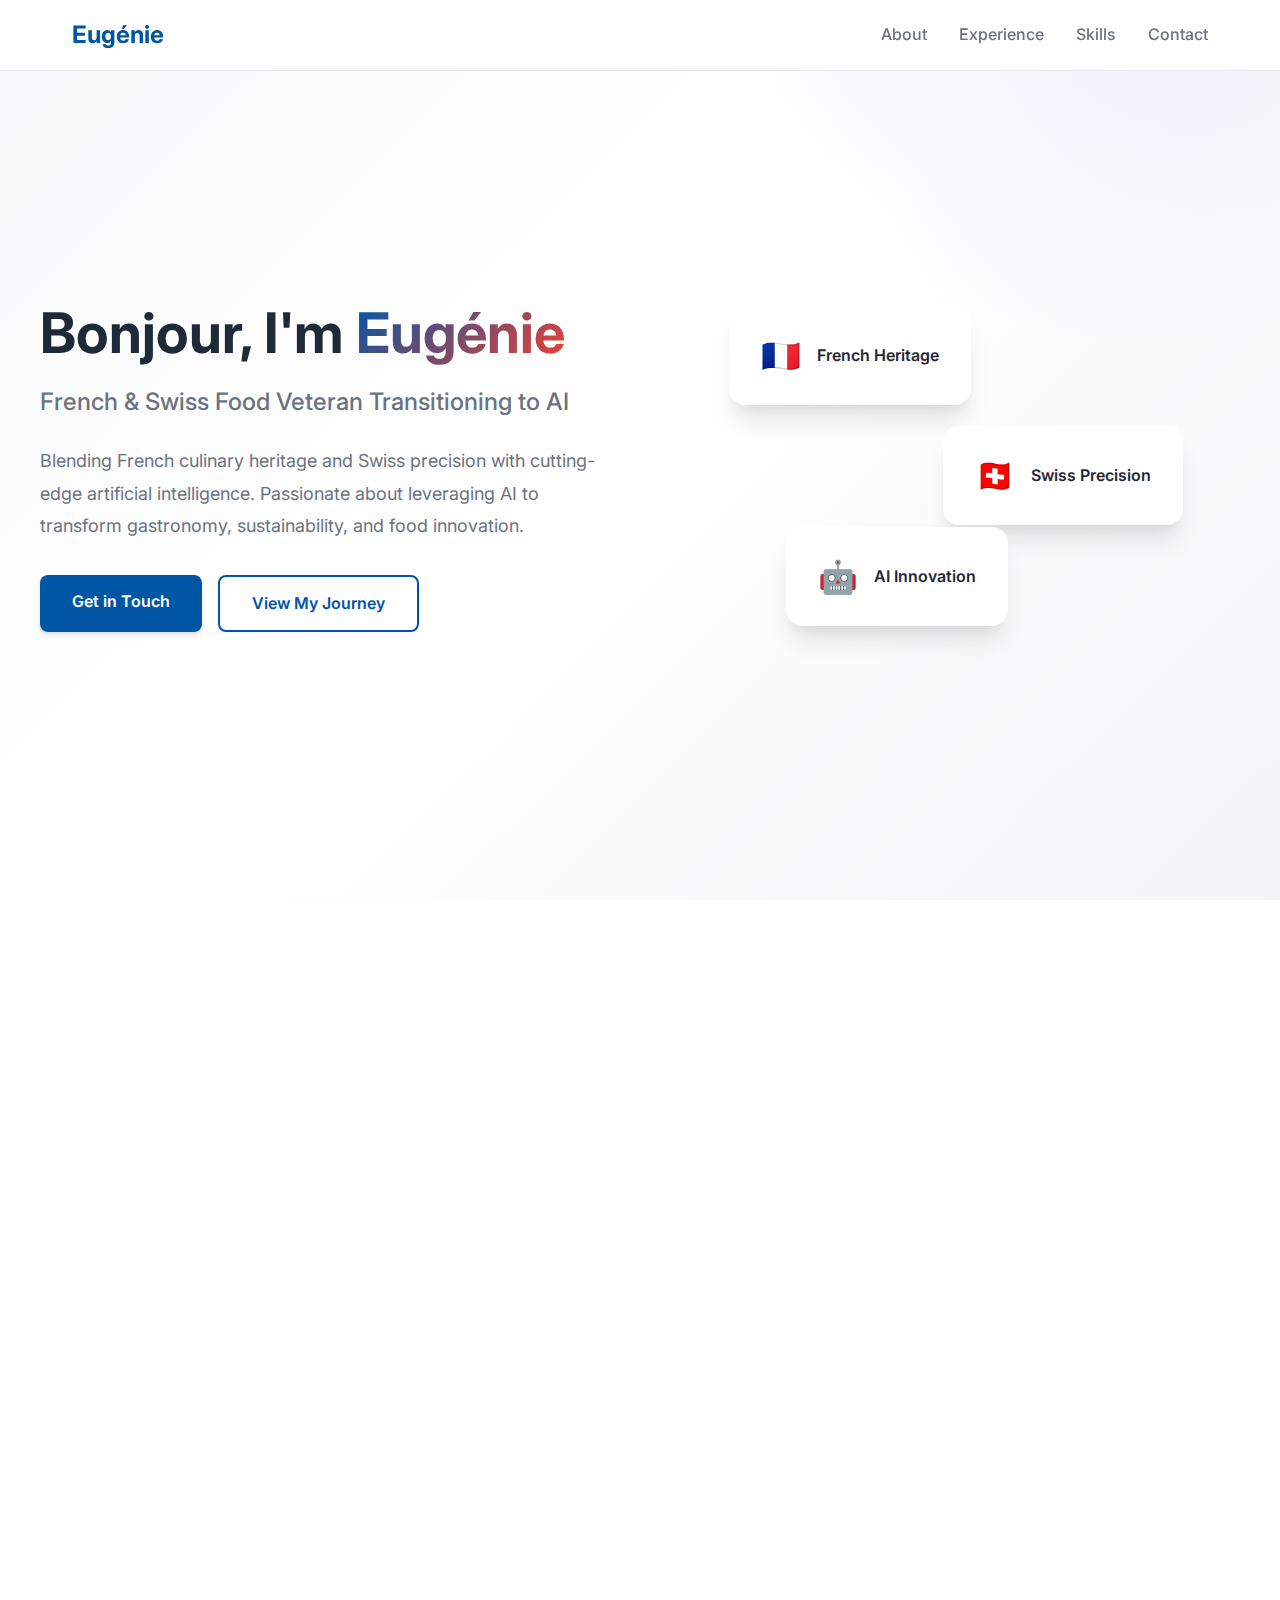
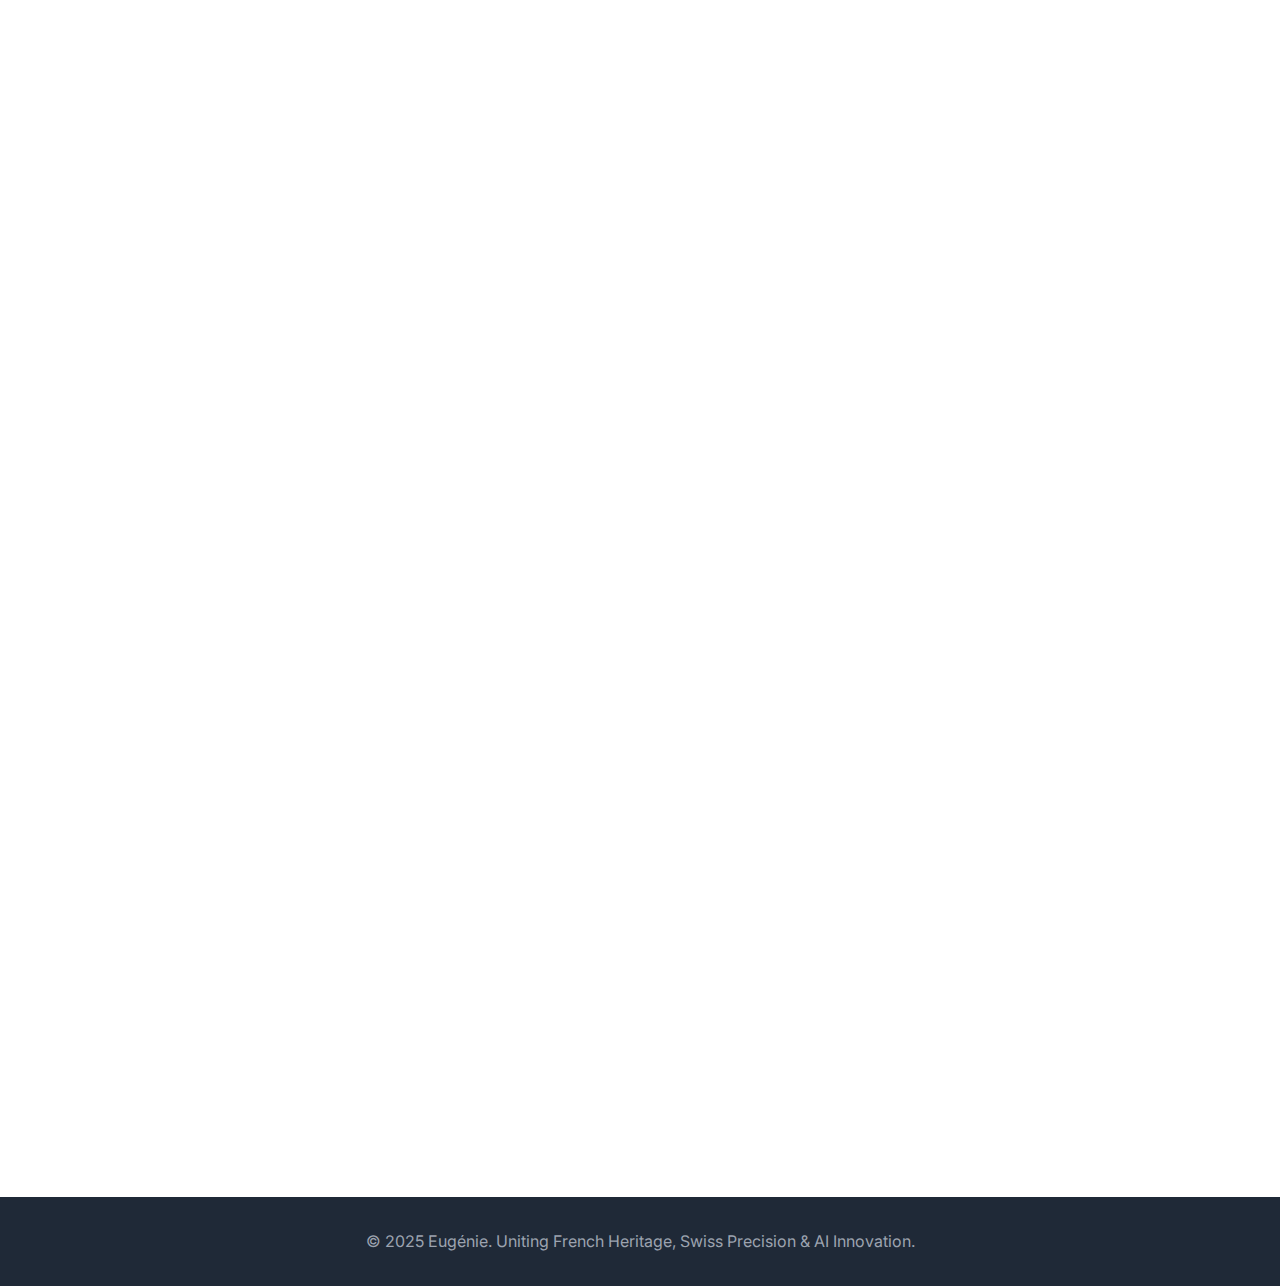
<file: index.html>
<!DOCTYPE html>
<html lang="en">
<head>
    <meta charset="UTF-8">
    <meta name="viewport" content="width=device-width, initial-scale=1.0">
    <title>Eugénie - French & Swiss Food Veteran | AI Enthusiast</title>
    <link rel="stylesheet" href="styles.css">
    <link rel="preconnect" href="https://fonts.googleapis.com">
    <link rel="preconnect" href="https://fonts.gstatic.com" crossorigin>
    <link href="https://fonts.googleapis.com/css2?family=Inter:wght@300;400;500;600;700&display=swap" rel="stylesheet">
</head>
<body>
    <!-- Navigation -->
    <nav class="nav">
        <div class="nav-container">
            <a href="#" class="logo">Eugénie</a>
            <div class="nav-links">
                <a href="#about" class="nav-link">About</a>
                <a href="#experience" class="nav-link">Experience</a>
                <a href="#skills" class="nav-link">Skills</a>
                <a href="#contact" class="nav-link">Contact</a>
            </div>
            <button class="mobile-menu-toggle" aria-label="Toggle menu">
                <span></span>
                <span></span>
                <span></span>
            </button>
        </div>
    </nav>

    <!-- Hero Section -->
    <section class="hero">
        <div class="hero-content">
            <div class="hero-text">
                <h1 class="hero-title">
                    Bonjour, I'm <span class="gradient-text">Eugénie</span>
                </h1>
                <p class="hero-subtitle">French & Swiss Food Veteran Transitioning to AI</p>
                <p class="hero-description">
                    Blending French culinary heritage and Swiss precision with cutting-edge artificial intelligence. 
                    Passionate about leveraging AI to transform gastronomy, sustainability, and food innovation.
                </p>
                <div class="hero-buttons">
                    <a href="#contact" class="btn btn-primary">Get in Touch</a>
                    <a href="#experience" class="btn btn-secondary">View My Journey</a>
                </div>
            </div>
            <div class="hero-visual">
                <div class="floating-card card-1">
                    <div class="card-icon">🇫🇷</div>
                    <div class="card-text">French Heritage</div>
                </div>
                <div class="floating-card card-2">
                    <div class="card-icon">🇨🇭</div>
                    <div class="card-text">Swiss Precision</div>
                </div>
                <div class="floating-card card-3">
                    <div class="card-icon">🤖</div>
                    <div class="card-text">AI Innovation</div>
                </div>
            </div>
        </div>
    </section>

    <!-- About Section -->
    <section id="about" class="section about">
        <div class="container">
            <h2 class="section-title">About Me</h2>
            <div class="about-content">
                <div class="about-text">
                    <p class="about-paragraph">
                        Growing up between France and Switzerland, I developed a deep appreciation for culinary excellence 
                        and precision. With years in the food industry, I've mastered the art of gastronomy, quality standards, 
                        and the intricate dance of European food culture. Now, I'm bringing this expertise into artificial intelligence.
                    </p>
                    <p class="about-paragraph">
                        My Franco-Swiss perspective uniquely positions me at the intersection of tradition and innovation—
                        combining French creativity and Swiss precision with cutting-edge AI to revolutionize how we approach 
                        food, sustainability, and culinary technology.
                    </p>
                    <div class="about-stats">
                        <div class="stat">
                            <div class="stat-number">2</div>
                            <div class="stat-label">Countries, One Vision</div>
                        </div>
                        <div class="stat">
                            <div class="stat-number">10+</div>
                            <div class="stat-label">Years in Food</div>
                        </div>
                        <div class="stat">
                            <div class="stat-number">∞</div>
                            <div class="stat-label">Passion for AI</div>
                        </div>
                    </div>
                </div>
            </div>
        </div>
    </section>

    <!-- Experience Section -->
    <section id="experience" class="section experience">
        <div class="container">
            <h2 class="section-title">My Journey</h2>
            <div class="timeline">
                <div class="timeline-item">
                    <div class="timeline-marker"></div>
                    <div class="timeline-content">
                        <h3 class="timeline-title">Embracing AI Innovation</h3>
                        <p class="timeline-period">Present</p>
                        <p class="timeline-description">
                            Merging Franco-Swiss culinary expertise with artificial intelligence. Exploring AI applications 
                            in gastronomy, from recipe optimization and flavor pairing to sustainable food systems and 
                            precision agriculture—bringing European food excellence into the digital age.
                        </p>
                    </div>
                </div>
                <div class="timeline-item">
                    <div class="timeline-marker"></div>
                    <div class="timeline-content">
                        <h3 class="timeline-title">Franco-Swiss Food Excellence</h3>
                        <p class="timeline-period">Past Years</p>
                        <p class="timeline-description">
                            Built expertise across French gastronomy and Swiss food precision. From artisanal production 
                            to quality control, developed deep understanding of European food standards, terroir, 
                            and the marriage of tradition with modern food science.
                        </p>
                    </div>
                </div>
            </div>
        </div>
    </section>

    <!-- Skills Section -->
    <section id="skills" class="section skills">
        <div class="container">
            <h2 class="section-title">Skills & Expertise</h2>
            <div class="skills-grid">
                <div class="skill-card">
                    <div class="skill-icon">🧀</div>
                    <h3 class="skill-title">Franco-Swiss Food Expertise</h3>
                    <ul class="skill-list">
                        <li>French Gastronomy</li>
                        <li>Swiss Quality Standards</li>
                        <li>European Food Regulations</li>
                        <li>Artisanal Production</li>
                    </ul>
                </div>
                <div class="skill-card">
                    <div class="skill-icon">🧠</div>
                    <h3 class="skill-title">AI & Technology</h3>
                    <ul class="skill-list">
                        <li>Machine Learning</li>
                        <li>Data Analysis</li>
                        <li>Python Programming</li>
                        <li>AI Applications</li>
                    </ul>
                </div>
                <div class="skill-card">
                    <div class="skill-icon">🌍</div>
                    <h3 class="skill-title">Cultural & Strategic</h3>
                    <ul class="skill-list">
                        <li>Bilingual (French/English)</li>
                        <li>Cross-Cultural Innovation</li>
                        <li>Tradition Meets Technology</li>
                        <li>Sustainable Food Systems</li>
                    </ul>
                </div>
            </div>
        </div>
    </section>

    <!-- Contact Section -->
    <section id="contact" class="section contact">
        <div class="container">
            <h2 class="section-title">Let's Connect</h2>
            <div class="contact-content">
                <p class="contact-description">
                    Whether you're interested in Franco-Swiss food culture, AI innovation, or the exciting 
                    intersection of both—I'd love to connect. Let's explore how technology can honor tradition 
                    while driving the future of food.
                </p>
                <div class="contact-methods">
                    <a href="mailto:eugenie@fontugne.com" class="contact-card">
                        <div class="contact-icon">📧</div>
                        <div class="contact-label">Email</div>
                        <div class="contact-value">eugenie@fontugne.com</div>
                    </a>
                    <a href="https://www.linkedin.com/in/eugenie-fontugne/" class="contact-card" target="_blank" rel="noopener">
                        <div class="contact-icon">💼</div>
                        <div class="contact-label">LinkedIn</div>
                        <div class="contact-value">Connect with me</div>
                    </a>
                    <a href="https://github.com/eugenie" class="contact-card" target="_blank" rel="noopener">
                        <div class="contact-icon">💻</div>
                        <div class="contact-label">GitHub</div>
                        <div class="contact-value">View my projects</div>
                    </a>
                </div>
            </div>
        </div>
    </section>

    <!-- Footer -->
    <footer class="footer">
        <div class="container">
            <p class="footer-text">© 2025 Eugénie. Uniting French Heritage, Swiss Precision & AI Innovation.</p>
        </div>
    </footer>

    <script src="script.js"></script>
</body>
</html>
</file>
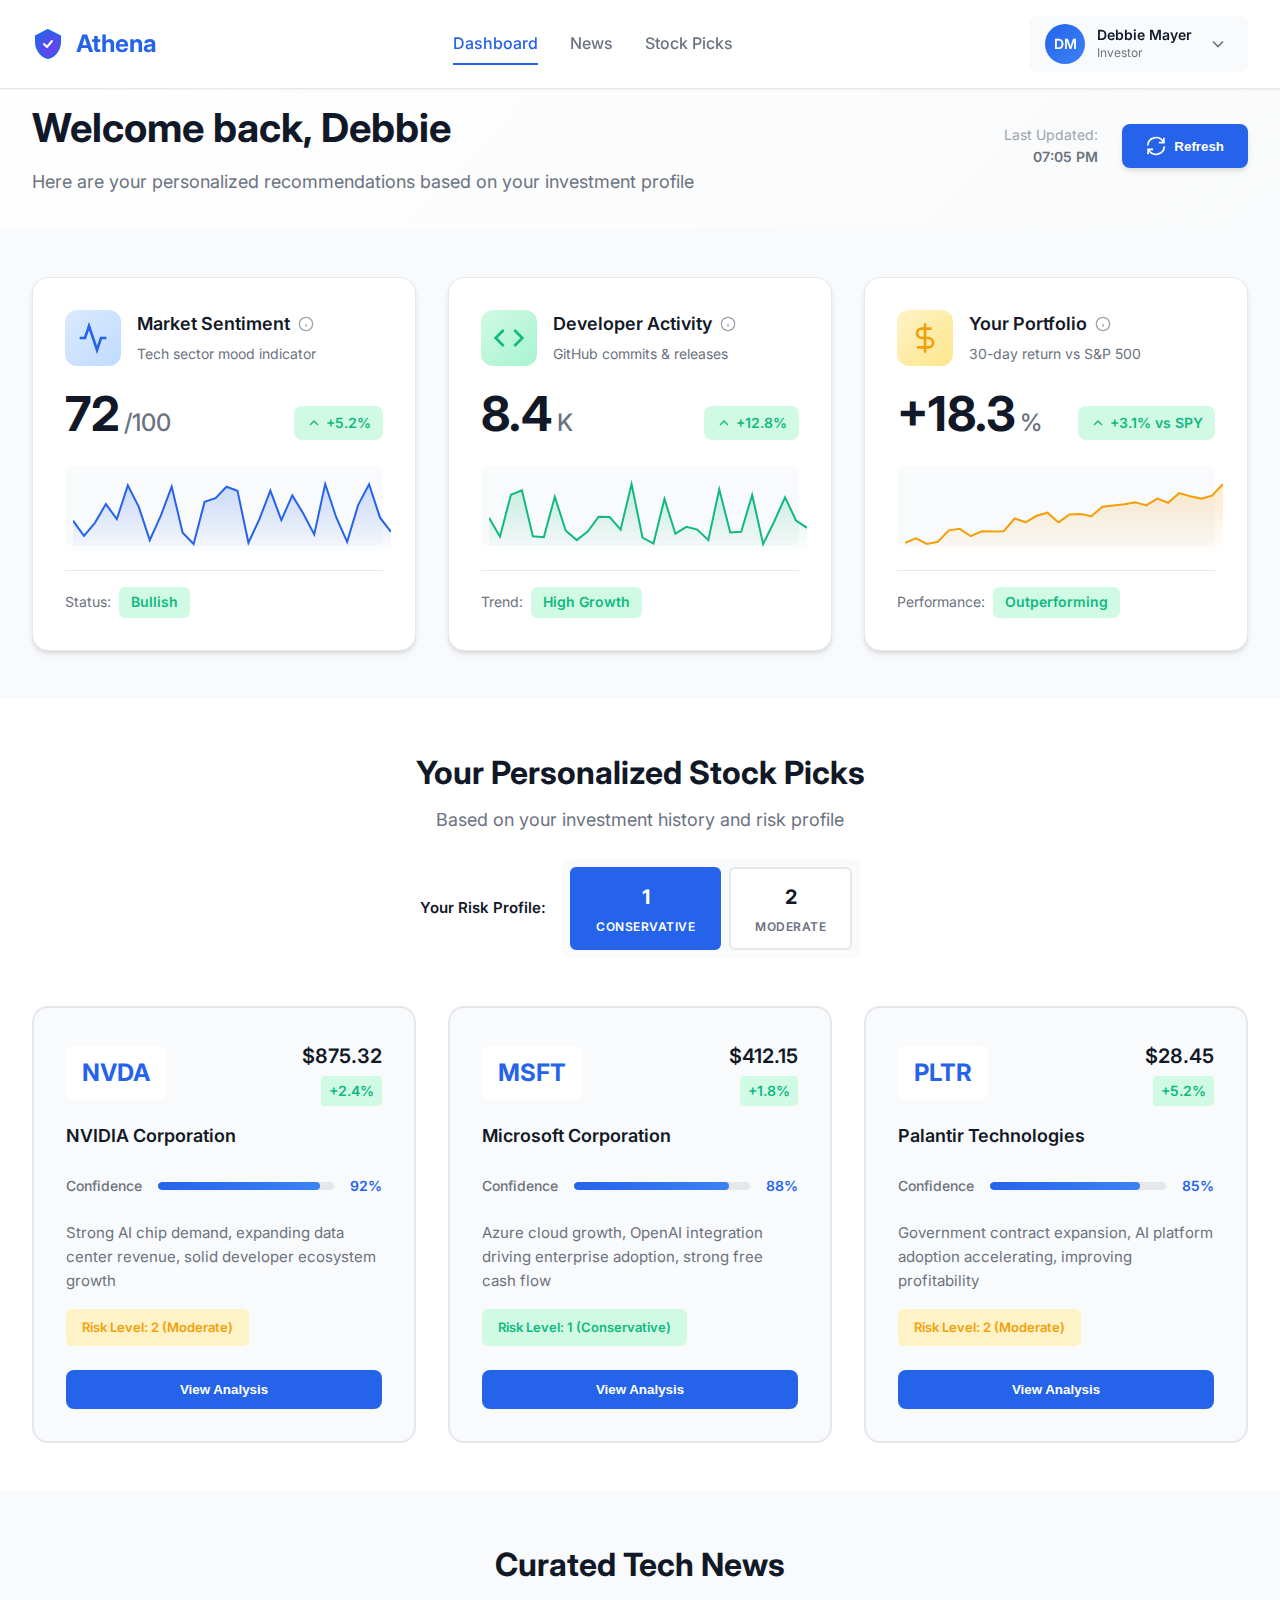
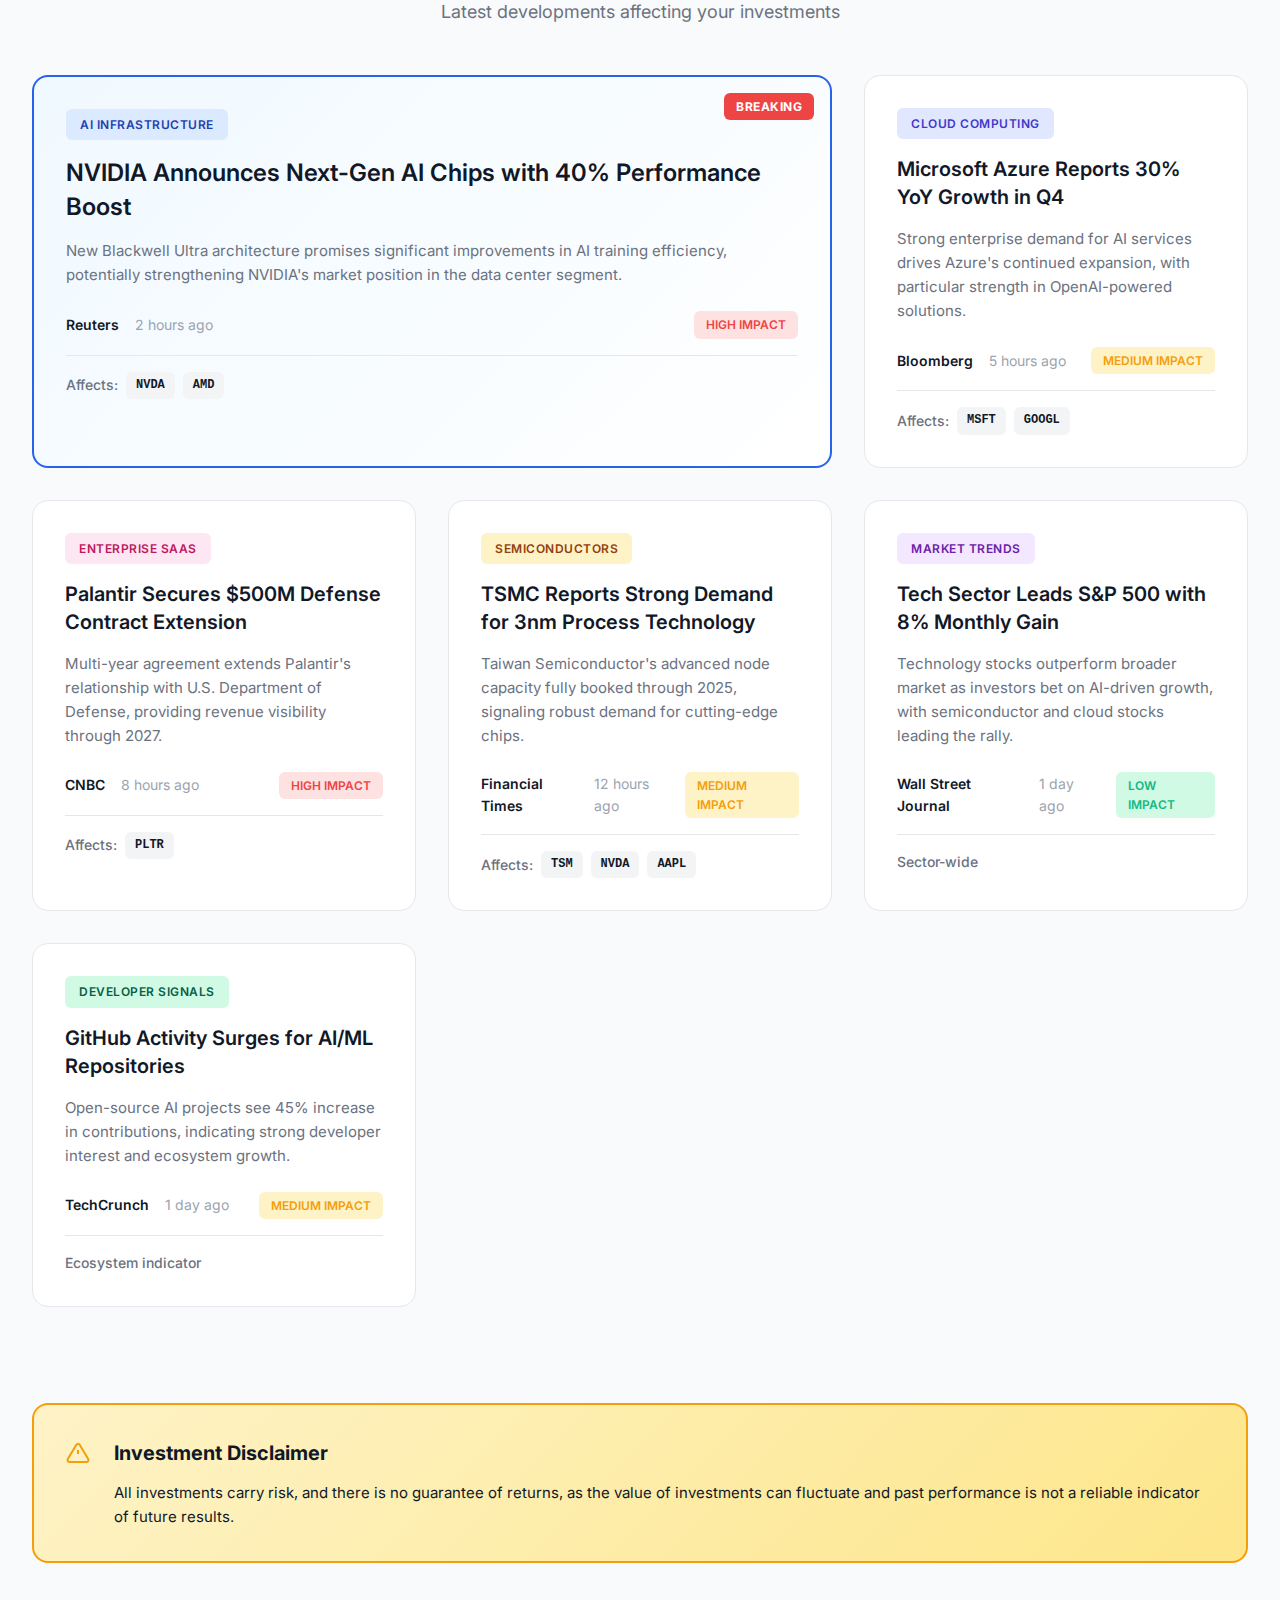
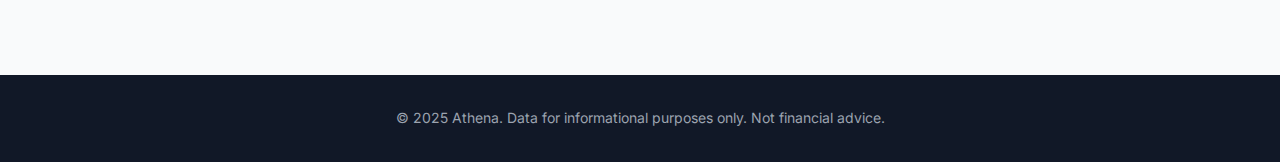
<file: dashboard.html>
<!DOCTYPE html>
<html lang="en">
<head>
    <meta charset="UTF-8">
    <meta name="viewport" content="width=device-width, initial-scale=1.0">
    <title>Investment Dashboard - Tech Stock Insights</title>
    <link rel="stylesheet" href="dashboard-styles.css">
    <link rel="preconnect" href="https://fonts.googleapis.com">
    <link rel="preconnect" href="https://fonts.gstatic.com" crossorigin>
    <link href="https://fonts.googleapis.com/css2?family=Inter:wght@300;400;500;600;700&display=swap" rel="stylesheet">
</head>
<body>
    <!-- Navigation -->
    <nav class="nav">
        <div class="nav-container">
            <a href="index.html" class="logo">
                <svg class="logo-icon" width="32" height="32" viewBox="0 0 32 32" fill="none">
                    <path d="M16 2L4 8V14C4 21.732 9.373 28.413 16 30C22.627 28.413 28 21.732 28 14V8L16 2Z" fill="url(#logoGradient)" stroke="currentColor" stroke-width="2"/>
                    <path d="M12 16L15 19L20 13" stroke="white" stroke-width="2" stroke-linecap="round" stroke-linejoin="round"/>
                    <defs>
                        <linearGradient id="logoGradient" x1="4" y1="2" x2="28" y2="30" gradientUnits="userSpaceOnUse">
                            <stop stop-color="#2563eb"/>
                            <stop offset="1" stop-color="#7c3aed"/>
                        </linearGradient>
                    </defs>
                </svg>
                <span>Athena</span>
            </a>
            <div class="nav-links">
                <a href="#dashboard" class="nav-link active">Dashboard</a>
                <a href="#news" class="nav-link">News</a>
                <a href="#stocks" class="nav-link">Stock Picks</a>
            </div>
            <div class="user-profile">
                <div class="user-avatar">DM</div>
                <div class="user-info">
                    <div class="user-name">Debbie Mayer</div>
                    <div class="user-role">Investor</div>
                </div>
                <button class="user-menu-toggle" aria-label="User menu">
                    <svg width="20" height="20" viewBox="0 0 24 24" fill="none" stroke="currentColor" stroke-width="2">
                        <polyline points="6 9 12 15 18 9"></polyline>
                    </svg>
                </button>
            </div>
            <button class="mobile-menu-toggle" aria-label="Toggle menu">
                <span></span>
                <span></span>
                <span></span>
            </button>
        </div>
    </nav>

    <!-- Dashboard Header -->
    <section class="dashboard-header">
        <div class="container">
            <div class="header-content">
                <div>
                    <h1 class="dashboard-title">Welcome back, Debbie</h1>
                    <p class="dashboard-subtitle">Here are your personalized recommendations based on your investment profile</p>
                </div>
                <div class="header-actions">
                    <div class="last-updated">
                        <span class="update-label">Last Updated:</span>
                        <span class="update-time" id="lastUpdated">Just now</span>
                    </div>
                    <button class="btn-refresh" id="refreshBtn">
                        <svg width="20" height="20" viewBox="0 0 24 24" fill="none" stroke="currentColor" stroke-width="2">
                            <path d="M21.5 2v6h-6M2.5 22v-6h6M2 11.5a10 10 0 0 1 18.8-4.3M22 12.5a10 10 0 0 1-18.8 4.2"/>
                        </svg>
                        Refresh
                    </button>
                </div>
            </div>
        </div>
    </section>

    <!-- KPI Section -->
    <section id="dashboard" class="kpi-section">
        <div class="container">
            <div class="kpi-grid">
                <!-- KPI 1: Market Sentiment Index -->
                <div class="kpi-card" data-tooltip="Market refers to the overall tech sector, including major indices like NASDAQ-100 and tech-heavy stocks. Sentiment is measured through news analysis, social media trends, and options market indicators.">
                    <div class="kpi-header">
                        <div class="kpi-icon market-sentiment">
                            <svg width="32" height="32" viewBox="0 0 24 24" fill="none" stroke="currentColor" stroke-width="2">
                                <path d="M22 12h-4l-3 9L9 3l-3 9H2"/>
                            </svg>
                        </div>
                        <div class="kpi-info">
                            <h3 class="kpi-title">Market Sentiment
                                <svg class="info-icon" width="16" height="16" viewBox="0 0 24 24" fill="none" stroke="currentColor" stroke-width="2">
                                    <circle cx="12" cy="12" r="10"></circle>
                                    <line x1="12" y1="16" x2="12" y2="12"></line>
                                    <line x1="12" y1="8" x2="12.01" y2="8"></line>
                                </svg>
                            </h3>
                            <p class="kpi-description">Tech sector mood indicator</p>
                        </div>
                    </div>
                    <div class="kpi-value-container">
                        <div class="kpi-main-value">
                            <span class="kpi-value" id="sentimentValue">72</span>
                            <span class="kpi-unit">/100</span>
                        </div>
                        <div class="kpi-change positive" id="sentimentChange">
                            <svg width="16" height="16" viewBox="0 0 24 24" fill="none" stroke="currentColor" stroke-width="2">
                                <polyline points="18 15 12 9 6 15"></polyline>
                            </svg>
                            <span>+5.2%</span>
                        </div>
                    </div>
                    <div class="kpi-chart">
                        <canvas id="sentimentChart"></canvas>
                    </div>
                    <div class="kpi-footer">
                        <span class="kpi-label">Status:</span>
                        <span class="kpi-status bullish" id="sentimentStatus">Bullish</span>
                    </div>
                </div>

                <!-- KPI 2: Developer Activity Index -->
                <div class="kpi-card" data-tooltip="Developer Activity tracks GitHub commits, repository stars, and open-source contributions for tech companies. High developer engagement often predicts future product innovation and ecosystem strength—a leading indicator that mainstream investors typically miss.">
                    <div class="kpi-header">
                        <div class="kpi-icon dev-activity">
                            <svg width="32" height="32" viewBox="0 0 24 24" fill="none" stroke="currentColor" stroke-width="2">
                                <polyline points="16 18 22 12 16 6"></polyline>
                                <polyline points="8 6 2 12 8 18"></polyline>
                            </svg>
                        </div>
                        <div class="kpi-info">
                            <h3 class="kpi-title">Developer Activity
                                <svg class="info-icon" width="16" height="16" viewBox="0 0 24 24" fill="none" stroke="currentColor" stroke-width="2">
                                    <circle cx="12" cy="12" r="10"></circle>
                                    <line x1="12" y1="16" x2="12" y2="12"></line>
                                    <line x1="12" y1="8" x2="12.01" y2="8"></line>
                                </svg>
                            </h3>
                            <p class="kpi-description">GitHub commits & releases</p>
                        </div>
                    </div>
                    <div class="kpi-value-container">
                        <div class="kpi-main-value">
                            <span class="kpi-value" id="devActivityValue">8.4</span>
                            <span class="kpi-unit">K</span>
                        </div>
                        <div class="kpi-change positive" id="devActivityChange">
                            <svg width="16" height="16" viewBox="0 0 24 24" fill="none" stroke="currentColor" stroke-width="2">
                                <polyline points="18 15 12 9 6 15"></polyline>
                            </svg>
                            <span>+12.8%</span>
                        </div>
                    </div>
                    <div class="kpi-chart">
                        <canvas id="devActivityChart"></canvas>
                    </div>
                    <div class="kpi-footer">
                        <span class="kpi-label">Trend:</span>
                        <span class="kpi-status high" id="devActivityStatus">High Growth</span>
                    </div>
                </div>

                <!-- KPI 3: Portfolio Performance -->
                <div class="kpi-card" data-tooltip="Your Portfolio Performance shows your 30-day returns compared to the S&P 500 benchmark. This measures whether your tech-focused strategy is generating alpha (excess returns) beyond what you'd get from a passive index fund.">
                    <div class="kpi-header">
                        <div class="kpi-icon portfolio">
                            <svg width="32" height="32" viewBox="0 0 24 24" fill="none" stroke="currentColor" stroke-width="2">
                                <line x1="12" y1="1" x2="12" y2="23"></line>
                                <path d="M17 5H9.5a3.5 3.5 0 0 0 0 7h5a3.5 3.5 0 0 1 0 7H6"></path>
                            </svg>
                        </div>
                        <div class="kpi-info">
                            <h3 class="kpi-title">Your Portfolio
                                <svg class="info-icon" width="16" height="16" viewBox="0 0 24 24" fill="none" stroke="currentColor" stroke-width="2">
                                    <circle cx="12" cy="12" r="10"></circle>
                                    <line x1="12" y1="16" x2="12" y2="12"></line>
                                    <line x1="12" y1="8" x2="12.01" y2="8"></line>
                                </svg>
                            </h3>
                            <p class="kpi-description">30-day return vs S&P 500</p>
                        </div>
                    </div>
                    <div class="kpi-value-container">
                        <div class="kpi-main-value">
                            <span class="kpi-value" id="portfolioValue">+18.3</span>
                            <span class="kpi-unit">%</span>
                        </div>
                        <div class="kpi-change positive" id="portfolioChange">
                            <svg width="16" height="16" viewBox="0 0 24 24" fill="none" stroke="currentColor" stroke-width="2">
                                <polyline points="18 15 12 9 6 15"></polyline>
                            </svg>
                            <span>+3.1% vs SPY</span>
                        </div>
                    </div>
                    <div class="kpi-chart">
                        <canvas id="portfolioChart"></canvas>
                    </div>
                    <div class="kpi-footer">
                        <span class="kpi-label">Performance:</span>
                        <span class="kpi-status outperforming" id="portfolioStatus">Outperforming</span>
                    </div>
                </div>
            </div>
        </div>
    </section>

    <!-- Stock Picks Section -->
    <section id="stocks" class="stock-picks-section">
        <div class="container">
            <div class="section-header">
                <h2 class="section-title">Your Personalized Stock Picks</h2>
                <p class="section-subtitle">Based on your investment history and risk profile</p>
                <div class="risk-profile">
                    <span class="risk-label">Your Risk Profile:</span>
                    <div class="risk-scale">
                        <div class="risk-option active">
                            <span class="risk-number">1</span>
                            <span class="risk-text">Conservative</span>
                        </div>
                        <div class="risk-option">
                            <span class="risk-number">2</span>
                            <span class="risk-text">Moderate</span>
                        </div>
                    </div>
                </div>
            </div>
            <div class="stock-picks-grid">
                <!-- Stock Pick 1 -->
                <div class="stock-card">
                    <div class="stock-header">
                        <div class="stock-symbol">NVDA</div>
                        <div class="stock-price">
                            <span class="price">$875.32</span>
                            <span class="price-change positive">+2.4%</span>
                        </div>
                    </div>
                    <h3 class="stock-name">NVIDIA Corporation</h3>
                    <div class="stock-metrics">
                        <div class="metric">
                            <span class="metric-label">Confidence</span>
                            <div class="metric-bar">
                                <div class="metric-fill" style="width: 92%"></div>
                            </div>
                            <span class="metric-value">92%</span>
                        </div>
                    </div>
                    <p class="stock-reason">Strong AI chip demand, expanding data center revenue, solid developer ecosystem growth</p>
                    <div class="stock-risk">
                        <span class="risk-badge risk-2">Risk Level: 2 (Moderate)</span>
                    </div>
                    <button class="btn-details">View Analysis</button>
                </div>

                <!-- Stock Pick 2 -->
                <div class="stock-card">
                    <div class="stock-header">
                        <div class="stock-symbol">MSFT</div>
                        <div class="stock-price">
                            <span class="price">$412.15</span>
                            <span class="price-change positive">+1.8%</span>
                        </div>
                    </div>
                    <h3 class="stock-name">Microsoft Corporation</h3>
                    <div class="stock-metrics">
                        <div class="metric">
                            <span class="metric-label">Confidence</span>
                            <div class="metric-bar">
                                <div class="metric-fill" style="width: 88%"></div>
                            </div>
                            <span class="metric-value">88%</span>
                        </div>
                    </div>
                    <p class="stock-reason">Azure cloud growth, OpenAI integration driving enterprise adoption, strong free cash flow</p>
                    <div class="stock-risk">
                        <span class="risk-badge risk-1">Risk Level: 1 (Conservative)</span>
                    </div>
                    <button class="btn-details">View Analysis</button>
                </div>

                <!-- Stock Pick 3 -->
                <div class="stock-card">
                    <div class="stock-header">
                        <div class="stock-symbol">PLTR</div>
                        <div class="stock-price">
                            <span class="price">$28.45</span>
                            <span class="price-change positive">+5.2%</span>
                        </div>
                    </div>
                    <h3 class="stock-name">Palantir Technologies</h3>
                    <div class="stock-metrics">
                        <div class="metric">
                            <span class="metric-label">Confidence</span>
                            <div class="metric-bar">
                                <div class="metric-fill" style="width: 85%"></div>
                            </div>
                            <span class="metric-value">85%</span>
                        </div>
                    </div>
                    <p class="stock-reason">Government contract expansion, AI platform adoption accelerating, improving profitability</p>
                    <div class="stock-risk">
                        <span class="risk-badge risk-2">Risk Level: 2 (Moderate)</span>
                    </div>
                    <button class="btn-details">View Analysis</button>
                </div>
            </div>
        </div>
    </section>

    <!-- News Section -->
    <section id="news" class="news-section">
        <div class="container">
            <div class="section-header">
                <h2 class="section-title">Curated Tech News</h2>
                <p class="section-subtitle">Latest developments affecting your investments</p>
            </div>
            <div class="news-grid">
                <!-- News Item 1 -->
                <article class="news-card featured">
                    <div class="news-badge">Breaking</div>
                    <div class="news-category ai">AI Infrastructure</div>
                    <h3 class="news-title">NVIDIA Announces Next-Gen AI Chips with 40% Performance Boost</h3>
                    <p class="news-excerpt">
                        New Blackwell Ultra architecture promises significant improvements in AI training efficiency, 
                        potentially strengthening NVIDIA's market position in the data center segment.
                    </p>
                    <div class="news-meta">
                        <span class="news-source">Reuters</span>
                        <span class="news-time">2 hours ago</span>
                        <div class="news-impact high">High Impact</div>
                    </div>
                    <div class="news-stocks">
                        <span class="affected-label">Affects:</span>
                        <span class="stock-tag">NVDA</span>
                        <span class="stock-tag">AMD</span>
                    </div>
                </article>

                <!-- News Item 2 -->
                <article class="news-card">
                    <div class="news-category cloud">Cloud Computing</div>
                    <h3 class="news-title">Microsoft Azure Reports 30% YoY Growth in Q4</h3>
                    <p class="news-excerpt">
                        Strong enterprise demand for AI services drives Azure's continued expansion, 
                        with particular strength in OpenAI-powered solutions.
                    </p>
                    <div class="news-meta">
                        <span class="news-source">Bloomberg</span>
                        <span class="news-time">5 hours ago</span>
                        <div class="news-impact medium">Medium Impact</div>
                    </div>
                    <div class="news-stocks">
                        <span class="affected-label">Affects:</span>
                        <span class="stock-tag">MSFT</span>
                        <span class="stock-tag">GOOGL</span>
                    </div>
                </article>

                <!-- News Item 3 -->
                <article class="news-card">
                    <div class="news-category saas">Enterprise SaaS</div>
                    <h3 class="news-title">Palantir Secures $500M Defense Contract Extension</h3>
                    <p class="news-excerpt">
                        Multi-year agreement extends Palantir's relationship with U.S. Department of Defense, 
                        providing revenue visibility through 2027.
                    </p>
                    <div class="news-meta">
                        <span class="news-source">CNBC</span>
                        <span class="news-time">8 hours ago</span>
                        <div class="news-impact high">High Impact</div>
                    </div>
                    <div class="news-stocks">
                        <span class="affected-label">Affects:</span>
                        <span class="stock-tag">PLTR</span>
                    </div>
                </article>

                <!-- News Item 4 -->
                <article class="news-card">
                    <div class="news-category semiconductors">Semiconductors</div>
                    <h3 class="news-title">TSMC Reports Strong Demand for 3nm Process Technology</h3>
                    <p class="news-excerpt">
                        Taiwan Semiconductor's advanced node capacity fully booked through 2025, 
                        signaling robust demand for cutting-edge chips.
                    </p>
                    <div class="news-meta">
                        <span class="news-source">Financial Times</span>
                        <span class="news-time">12 hours ago</span>
                        <div class="news-impact medium">Medium Impact</div>
                    </div>
                    <div class="news-stocks">
                        <span class="affected-label">Affects:</span>
                        <span class="stock-tag">TSM</span>
                        <span class="stock-tag">NVDA</span>
                        <span class="stock-tag">AAPL</span>
                    </div>
                </article>

                <!-- News Item 5 -->
                <article class="news-card">
                    <div class="news-category market">Market Trends</div>
                    <h3 class="news-title">Tech Sector Leads S&P 500 with 8% Monthly Gain</h3>
                    <p class="news-excerpt">
                        Technology stocks outperform broader market as investors bet on AI-driven growth, 
                        with semiconductor and cloud stocks leading the rally.
                    </p>
                    <div class="news-meta">
                        <span class="news-source">Wall Street Journal</span>
                        <span class="news-time">1 day ago</span>
                        <div class="news-impact low">Low Impact</div>
                    </div>
                    <div class="news-stocks">
                        <span class="affected-label">Sector-wide</span>
                    </div>
                </article>

                <!-- News Item 6 -->
                <article class="news-card">
                    <div class="news-category developer">Developer Signals</div>
                    <h3 class="news-title">GitHub Activity Surges for AI/ML Repositories</h3>
                    <p class="news-excerpt">
                        Open-source AI projects see 45% increase in contributions, indicating strong 
                        developer interest and ecosystem growth.
                    </p>
                    <div class="news-meta">
                        <span class="news-source">TechCrunch</span>
                        <span class="news-time">1 day ago</span>
                        <div class="news-impact medium">Medium Impact</div>
                    </div>
                    <div class="news-stocks">
                        <span class="affected-label">Ecosystem indicator</span>
                    </div>
                </article>
            </div>
        </div>
    </section>

    <!-- Disclaimer -->
    <section class="disclaimer-section">
        <div class="container">
            <div class="disclaimer-box">
                <svg class="disclaimer-icon" width="24" height="24" viewBox="0 0 24 24" fill="none" stroke="currentColor" stroke-width="2">
                    <path d="M10.29 3.86L1.82 18a2 2 0 0 0 1.71 3h16.94a2 2 0 0 0 1.71-3L13.71 3.86a2 2 0 0 0-3.42 0z"></path>
                    <line x1="12" y1="9" x2="12" y2="13"></line>
                    <line x1="12" y1="17" x2="12.01" y2="17"></line>
                </svg>
                <div class="disclaimer-content">
                    <h3 class="disclaimer-title">Investment Disclaimer</h3>
                    <p class="disclaimer-text">All investments carry risk, and there is no guarantee of returns, as the value of investments can fluctuate and past performance is not a reliable indicator of future results.</p>
                </div>
            </div>
        </div>
    </section>

    <!-- Footer -->
    <footer class="footer">
        <div class="container">
            <p class="footer-text">© 2025 Athena. Data for informational purposes only. Not financial advice.</p>
        </div>
    </footer>

    <script src="dashboard-script.js"></script>
</body>
</html>
</file>
<file: styles.css>
/* ===== CSS Variables - French & Swiss Theme ===== */
:root {
    /* French Blue & Swiss Red accents */
    --primary-color: #0055A4; /* French Blue */
    --primary-dark: #003d7a;
    --primary-light: #3377bb;
    --secondary-color: #EF4135; /* Swiss Red */
    --accent-color: #f59e0b;
    --text-primary: #1f2937;
    --text-secondary: #6b7280;
    --text-light: #9ca3af;
    --bg-primary: #ffffff;
    --bg-secondary: #f9fafb;
    --bg-tertiary: #f3f4f6;
    --border-color: #e5e7eb;
    --shadow-sm: 0 1px 2px 0 rgba(0, 0, 0, 0.05);
    --shadow-md: 0 4px 6px -1px rgba(0, 0, 0, 0.1), 0 2px 4px -1px rgba(0, 0, 0, 0.06);
    --shadow-lg: 0 10px 15px -3px rgba(0, 0, 0, 0.1), 0 4px 6px -2px rgba(0, 0, 0, 0.05);
    --shadow-xl: 0 20px 25px -5px rgba(0, 0, 0, 0.1), 0 10px 10px -5px rgba(0, 0, 0, 0.04);
    --transition: all 0.3s cubic-bezier(0.4, 0, 0.2, 1);
}

/* ===== Reset & Base Styles ===== */
* {
    margin: 0;
    padding: 0;
    box-sizing: border-box;
}

html {
    scroll-behavior: smooth;
}

body {
    font-family: 'Inter', -apple-system, BlinkMacSystemFont, 'Segoe UI', Roboto, Oxygen, Ubuntu, Cantarell, sans-serif;
    color: var(--text-primary);
    background-color: var(--bg-primary);
    line-height: 1.6;
    overflow-x: hidden;
}

/* ===== Navigation ===== */
.nav {
    position: fixed;
    top: 0;
    left: 0;
    right: 0;
    background: rgba(255, 255, 255, 0.95);
    backdrop-filter: blur(10px);
    border-bottom: 1px solid var(--border-color);
    z-index: 1000;
    transition: var(--transition);
}

.nav.scrolled {
    box-shadow: var(--shadow-md);
}

.nav-container {
    max-width: 1200px;
    margin: 0 auto;
    padding: 1rem 2rem;
    display: flex;
    justify-content: space-between;
    align-items: center;
}

.logo {
    font-size: 1.5rem;
    font-weight: 700;
    color: var(--primary-color);
    text-decoration: none;
    transition: var(--transition);
}

.logo:hover {
    color: var(--primary-dark);
}

.nav-links {
    display: flex;
    gap: 2rem;
    align-items: center;
}

.nav-link {
    color: var(--text-secondary);
    text-decoration: none;
    font-weight: 500;
    transition: var(--transition);
    position: relative;
}

.nav-link::after {
    content: '';
    position: absolute;
    bottom: -4px;
    left: 0;
    width: 0;
    height: 2px;
    background: var(--primary-color);
    transition: var(--transition);
}

.nav-link:hover {
    color: var(--primary-color);
}

.nav-link:hover::after {
    width: 100%;
}

.mobile-menu-toggle {
    display: none;
    flex-direction: column;
    gap: 4px;
    background: none;
    border: none;
    cursor: pointer;
    padding: 0.5rem;
}

.mobile-menu-toggle span {
    width: 24px;
    height: 2px;
    background: var(--text-primary);
    transition: var(--transition);
}

/* ===== Hero Section ===== */
.hero {
    min-height: 100vh;
    display: flex;
    align-items: center;
    padding: 6rem 2rem 4rem;
    background: linear-gradient(135deg, #f9fafb 0%, #ffffff 50%, #f3f4f6 100%);
    position: relative;
    overflow: hidden;
}

.hero::before {
    content: '';
    position: absolute;
    top: -50%;
    right: -20%;
    width: 800px;
    height: 800px;
    background: radial-gradient(circle, rgba(99, 102, 241, 0.1) 0%, transparent 70%);
    border-radius: 50%;
}

.hero-content {
    max-width: 1200px;
    margin: 0 auto;
    display: grid;
    grid-template-columns: 1fr 1fr;
    gap: 4rem;
    align-items: center;
    position: relative;
    z-index: 1;
}

.hero-title {
    font-size: 3.5rem;
    font-weight: 700;
    line-height: 1.2;
    margin-bottom: 1rem;
    color: var(--text-primary);
}

.gradient-text {
    background: linear-gradient(135deg, var(--primary-color) 0%, var(--secondary-color) 100%);
    -webkit-background-clip: text;
    -webkit-text-fill-color: transparent;
    background-clip: text;
}

.hero-subtitle {
    font-size: 1.5rem;
    color: var(--text-secondary);
    margin-bottom: 1.5rem;
    font-weight: 500;
}

.hero-description {
    font-size: 1.125rem;
    color: var(--text-secondary);
    margin-bottom: 2rem;
    line-height: 1.8;
}

.hero-buttons {
    display: flex;
    gap: 1rem;
    flex-wrap: wrap;
}

.btn {
    padding: 0.875rem 2rem;
    border-radius: 0.5rem;
    font-weight: 600;
    text-decoration: none;
    transition: var(--transition);
    display: inline-block;
    cursor: pointer;
    border: none;
    font-size: 1rem;
}

.btn-primary {
    background: var(--primary-color);
    color: white;
    box-shadow: var(--shadow-md);
}

.btn-primary:hover {
    background: var(--primary-dark);
    box-shadow: var(--shadow-lg);
    transform: translateY(-2px);
}

.btn-secondary {
    background: transparent;
    color: var(--primary-color);
    border: 2px solid var(--primary-color);
}

.btn-secondary:hover {
    background: var(--primary-color);
    color: white;
    transform: translateY(-2px);
}

/* ===== Floating Cards ===== */
.hero-visual {
    position: relative;
    height: 400px;
}

.floating-card {
    position: absolute;
    background: white;
    padding: 1.5rem 2rem;
    border-radius: 1rem;
    box-shadow: var(--shadow-xl);
    display: flex;
    align-items: center;
    gap: 1rem;
    animation: float 3s ease-in-out infinite;
}

.floating-card.card-1 {
    top: 10%;
    left: 10%;
    animation-delay: 0s;
}

.floating-card.card-2 {
    top: 40%;
    right: 10%;
    animation-delay: 1s;
}

.floating-card.card-3 {
    bottom: 10%;
    left: 20%;
    animation-delay: 2s;
}

.card-icon {
    font-size: 2rem;
}

.card-text {
    font-weight: 600;
    color: var(--text-primary);
}

@keyframes float {
    0%, 100% {
        transform: translateY(0);
    }
    50% {
        transform: translateY(-20px);
    }
}

/* ===== Sections ===== */
.section {
    padding: 5rem 2rem;
}

.container {
    max-width: 1200px;
    margin: 0 auto;
}

.section-title {
    font-size: 2.5rem;
    font-weight: 700;
    text-align: center;
    margin-bottom: 3rem;
    color: var(--text-primary);
    position: relative;
}

.section-title::after {
    content: '';
    position: absolute;
    bottom: -1rem;
    left: 50%;
    transform: translateX(-50%);
    width: 80px;
    height: 4px;
    background: linear-gradient(90deg, var(--primary-color), var(--secondary-color));
    border-radius: 2px;
}

/* ===== About Section ===== */
.about {
    background: var(--bg-secondary);
}

.about-content {
    max-width: 900px;
    margin: 0 auto;
}

.about-paragraph {
    font-size: 1.125rem;
    color: var(--text-secondary);
    margin-bottom: 1.5rem;
    line-height: 1.8;
}

.about-stats {
    display: grid;
    grid-template-columns: repeat(3, 1fr);
    gap: 2rem;
    margin-top: 3rem;
}

.stat {
    text-align: center;
    padding: 2rem;
    background: white;
    border-radius: 1rem;
    box-shadow: var(--shadow-md);
    transition: var(--transition);
}

.stat:hover {
    transform: translateY(-5px);
    box-shadow: var(--shadow-lg);
}

.stat-number {
    font-size: 2.5rem;
    font-weight: 700;
    color: var(--primary-color);
    margin-bottom: 0.5rem;
}

.stat-label {
    color: var(--text-secondary);
    font-weight: 500;
}

/* ===== Experience Section ===== */
.timeline {
    max-width: 800px;
    margin: 0 auto;
    position: relative;
}

.timeline::before {
    content: '';
    position: absolute;
    left: 50%;
    top: 0;
    bottom: 0;
    width: 2px;
    background: var(--border-color);
    transform: translateX(-50%);
}

.timeline-item {
    position: relative;
    margin-bottom: 3rem;
    display: grid;
    grid-template-columns: 1fr auto 1fr;
    gap: 2rem;
    align-items: center;
}

.timeline-item:nth-child(odd) .timeline-content {
    grid-column: 1;
    text-align: right;
}

.timeline-item:nth-child(even) .timeline-content {
    grid-column: 3;
    text-align: left;
}

.timeline-marker {
    grid-column: 2;
    width: 20px;
    height: 20px;
    background: var(--primary-color);
    border: 4px solid white;
    border-radius: 50%;
    box-shadow: var(--shadow-md);
    z-index: 1;
}

.timeline-content {
    background: white;
    padding: 2rem;
    border-radius: 1rem;
    box-shadow: var(--shadow-md);
    transition: var(--transition);
}

.timeline-content:hover {
    box-shadow: var(--shadow-lg);
    transform: scale(1.02);
}

.timeline-title {
    font-size: 1.5rem;
    font-weight: 600;
    color: var(--text-primary);
    margin-bottom: 0.5rem;
}

.timeline-period {
    color: var(--primary-color);
    font-weight: 600;
    margin-bottom: 1rem;
}

.timeline-description {
    color: var(--text-secondary);
    line-height: 1.8;
}

/* ===== Skills Section ===== */
.skills {
    background: var(--bg-secondary);
}

.skills-grid {
    display: grid;
    grid-template-columns: repeat(auto-fit, minmax(300px, 1fr));
    gap: 2rem;
}

.skill-card {
    background: white;
    padding: 2.5rem;
    border-radius: 1rem;
    box-shadow: var(--shadow-md);
    transition: var(--transition);
}

.skill-card:hover {
    transform: translateY(-5px);
    box-shadow: var(--shadow-xl);
}

.skill-icon {
    font-size: 3rem;
    margin-bottom: 1rem;
}

.skill-title {
    font-size: 1.5rem;
    font-weight: 600;
    color: var(--text-primary);
    margin-bottom: 1.5rem;
}

.skill-list {
    list-style: none;
}

.skill-list li {
    padding: 0.75rem 0;
    color: var(--text-secondary);
    border-bottom: 1px solid var(--border-color);
    position: relative;
    padding-left: 1.5rem;
}

.skill-list li:last-child {
    border-bottom: none;
}

.skill-list li::before {
    content: '✓';
    position: absolute;
    left: 0;
    color: var(--primary-color);
    font-weight: 700;
}

/* ===== Contact Section ===== */
.contact-content {
    max-width: 800px;
    margin: 0 auto;
    text-align: center;
}

.contact-description {
    font-size: 1.125rem;
    color: var(--text-secondary);
    margin-bottom: 3rem;
    line-height: 1.8;
}

.contact-methods {
    display: grid;
    grid-template-columns: repeat(auto-fit, minmax(250px, 1fr));
    gap: 2rem;
}

.contact-card {
    background: white;
    padding: 2rem;
    border-radius: 1rem;
    box-shadow: var(--shadow-md);
    transition: var(--transition);
    text-decoration: none;
    display: block;
}

.contact-card:hover {
    transform: translateY(-5px);
    box-shadow: var(--shadow-xl);
}

.contact-icon {
    font-size: 2.5rem;
    margin-bottom: 1rem;
}

.contact-label {
    font-weight: 600;
    color: var(--text-primary);
    margin-bottom: 0.5rem;
}

.contact-value {
    color: var(--primary-color);
    font-weight: 500;
}

/* ===== Footer ===== */
.footer {
    background: var(--text-primary);
    color: white;
    padding: 2rem;
    text-align: center;
}

.footer-text {
    color: var(--text-light);
}

/* ===== Responsive Design ===== */
@media (max-width: 968px) {
    .nav-links {
        display: none;
    }

    .mobile-menu-toggle {
        display: flex;
    }

    .hero-content {
        grid-template-columns: 1fr;
        gap: 2rem;
    }

    .hero-visual {
        display: none;
    }

    .hero-title {
        font-size: 2.5rem;
    }

    .hero-subtitle {
        font-size: 1.25rem;
    }

    .about-stats {
        grid-template-columns: 1fr;
    }

    .timeline::before {
        left: 20px;
    }

    .timeline-item {
        grid-template-columns: auto 1fr;
        gap: 1rem;
    }

    .timeline-item:nth-child(odd) .timeline-content,
    .timeline-item:nth-child(even) .timeline-content {
        grid-column: 2;
        text-align: left;
    }

    .timeline-marker {
        grid-column: 1;
    }

    .skills-grid {
        grid-template-columns: 1fr;
    }

    .section-title {
        font-size: 2rem;
    }
}

@media (max-width: 640px) {
    .hero {
        padding: 5rem 1rem 3rem;
    }

    .section {
        padding: 3rem 1rem;
    }

    .hero-title {
        font-size: 2rem;
    }

    .hero-buttons {
        flex-direction: column;
    }

    .btn {
        width: 100%;
        text-align: center;
    }

    .contact-methods {
        grid-template-columns: 1fr;
    }
}
</file>
<file: dashboard-styles.css>
/* ===== Investment Dashboard Styles ===== */

:root {
    /* Color Palette */
    --primary-color: #2563eb;
    --primary-dark: #1e40af;
    --primary-light: #3b82f6;
    --success-color: #10b981;
    --success-light: #d1fae5;
    --danger-color: #ef4444;
    --danger-light: #fee2e2;
    --warning-color: #f59e0b;
    --warning-light: #fef3c7;
    --text-primary: #111827;
    --text-secondary: #6b7280;
    --text-light: #9ca3af;
    --bg-primary: #ffffff;
    --bg-secondary: #f9fafb;
    --bg-tertiary: #f3f4f6;
    --border-color: #e5e7eb;
    --shadow-sm: 0 1px 2px 0 rgba(0, 0, 0, 0.05);
    --shadow-md: 0 4px 6px -1px rgba(0, 0, 0, 0.1), 0 2px 4px -1px rgba(0, 0, 0, 0.06);
    --shadow-lg: 0 10px 15px -3px rgba(0, 0, 0, 0.1), 0 4px 6px -2px rgba(0, 0, 0, 0.05);
    --shadow-xl: 0 20px 25px -5px rgba(0, 0, 0, 0.1), 0 10px 10px -5px rgba(0, 0, 0, 0.04);
    --transition: all 0.3s cubic-bezier(0.4, 0, 0.2, 1);
}

/* ===== Reset & Base ===== */
* {
    margin: 0;
    padding: 0;
    box-sizing: border-box;
}

html {
    scroll-behavior: smooth;
}

body {
    font-family: 'Inter', -apple-system, BlinkMacSystemFont, 'Segoe UI', Roboto, sans-serif;
    color: var(--text-primary);
    background-color: var(--bg-secondary);
    line-height: 1.6;
    overflow-x: hidden;
}

.container {
    max-width: 1400px;
    margin: 0 auto;
    padding: 0 2rem;
}

/* ===== Navigation ===== */
.nav {
    position: fixed;
    top: 0;
    left: 0;
    right: 0;
    background: rgba(255, 255, 255, 0.98);
    backdrop-filter: blur(10px);
    border-bottom: 1px solid var(--border-color);
    z-index: 1000;
    box-shadow: var(--shadow-sm);
}

.nav-container {
    max-width: 1400px;
    margin: 0 auto;
    padding: 1rem 2rem;
    display: flex;
    justify-content: space-between;
    align-items: center;
}

.logo {
    display: flex;
    align-items: center;
    gap: 0.75rem;
    font-size: 1.5rem;
    font-weight: 700;
    color: var(--primary-color);
    text-decoration: none;
    transition: var(--transition);
}

.logo:hover {
    color: var(--primary-dark);
}

.logo-icon {
    flex-shrink: 0;
}

.nav-links {
    display: flex;
    gap: 2rem;
    align-items: center;
}

.nav-link {
    color: var(--text-secondary);
    text-decoration: none;
    font-weight: 500;
    transition: var(--transition);
    position: relative;
    padding: 0.5rem 0;
}

.nav-link.active {
    color: var(--primary-color);
}

.nav-link::after {
    content: '';
    position: absolute;
    bottom: 0;
    left: 0;
    width: 0;
    height: 2px;
    background: var(--primary-color);
    transition: var(--transition);
}

.nav-link:hover::after,
.nav-link.active::after {
    width: 100%;
}

.user-profile {
    display: flex;
    align-items: center;
    gap: 0.75rem;
    padding: 0.5rem 1rem;
    background: var(--bg-secondary);
    border-radius: 0.5rem;
    cursor: pointer;
    transition: var(--transition);
}

.user-profile:hover {
    background: var(--bg-tertiary);
}

.user-avatar {
    width: 40px;
    height: 40px;
    border-radius: 50%;
    background: linear-gradient(135deg, var(--primary-color), var(--primary-light));
    color: white;
    display: flex;
    align-items: center;
    justify-content: center;
    font-weight: 600;
    font-size: 0.875rem;
    flex-shrink: 0;
}

.user-info {
    display: flex;
    flex-direction: column;
    gap: 0.125rem;
}

.user-name {
    font-size: 0.875rem;
    font-weight: 600;
    color: var(--text-primary);
    line-height: 1.2;
}

.user-role {
    font-size: 0.75rem;
    color: var(--text-secondary);
    line-height: 1.2;
}

.user-menu-toggle {
    background: none;
    border: none;
    cursor: pointer;
    padding: 0.25rem;
    color: var(--text-secondary);
    transition: var(--transition);
    display: flex;
    align-items: center;
}

.user-menu-toggle:hover {
    color: var(--primary-color);
}

.mobile-menu-toggle {
    display: none;
    flex-direction: column;
    gap: 4px;
    background: none;
    border: none;
    cursor: pointer;
    padding: 0.5rem;
}

.mobile-menu-toggle span {
    width: 24px;
    height: 2px;
    background: var(--text-primary);
    transition: var(--transition);
}

/* ===== Dashboard Header ===== */
.dashboard-header {
    padding: 6rem 0 2rem;
    background: linear-gradient(135deg, #ffffff 0%, #f9fafb 100%);
}

.header-content {
    display: flex;
    justify-content: space-between;
    align-items: center;
    flex-wrap: wrap;
    gap: 2rem;
}

.dashboard-title {
    font-size: 2.5rem;
    font-weight: 700;
    color: var(--text-primary);
    margin-bottom: 0.5rem;
}

.dashboard-subtitle {
    font-size: 1.125rem;
    color: var(--text-secondary);
}

.header-actions {
    display: flex;
    align-items: center;
    gap: 1.5rem;
}

.last-updated {
    display: flex;
    flex-direction: column;
    align-items: flex-end;
}

.update-label {
    font-size: 0.875rem;
    color: var(--text-light);
}

.update-time {
    font-size: 0.875rem;
    font-weight: 600;
    color: var(--text-secondary);
}

.btn-refresh {
    display: flex;
    align-items: center;
    gap: 0.5rem;
    padding: 0.75rem 1.5rem;
    background: var(--primary-color);
    color: white;
    border: none;
    border-radius: 0.5rem;
    font-weight: 600;
    cursor: pointer;
    transition: var(--transition);
    box-shadow: var(--shadow-md);
}

.btn-refresh:hover {
    background: var(--primary-dark);
    box-shadow: var(--shadow-lg);
    transform: translateY(-2px);
}

.btn-refresh svg {
    transition: transform 0.6s ease;
}

.btn-refresh:active svg {
    transform: rotate(360deg);
}

/* ===== KPI Section ===== */
.kpi-section {
    padding: 3rem 0;
}

.kpi-grid {
    display: grid;
    grid-template-columns: repeat(auto-fit, minmax(350px, 1fr));
    gap: 2rem;
}

.kpi-card {
    background: white;
    border-radius: 1rem;
    padding: 2rem;
    box-shadow: var(--shadow-md);
    transition: var(--transition);
    border: 1px solid var(--border-color);
    position: relative;
    cursor: help;
}

.kpi-card:hover {
    box-shadow: var(--shadow-xl);
    transform: translateY(-4px);
}

.kpi-card::after {
    content: attr(data-tooltip);
    position: absolute;
    bottom: calc(100% + 1rem);
    left: 50%;
    transform: translateX(-50%);
    background: var(--text-primary);
    color: white;
    padding: 1rem 1.25rem;
    border-radius: 0.5rem;
    font-size: 0.875rem;
    line-height: 1.5;
    width: max-content;
    max-width: 320px;
    opacity: 0;
    pointer-events: none;
    transition: opacity 0.3s ease;
    z-index: 1000;
    box-shadow: var(--shadow-xl);
}

.kpi-card::before {
    content: '';
    position: absolute;
    bottom: calc(100% + 0.5rem);
    left: 50%;
    transform: translateX(-50%);
    border: 8px solid transparent;
    border-top-color: var(--text-primary);
    opacity: 0;
    pointer-events: none;
    transition: opacity 0.3s ease;
    z-index: 1000;
}

.kpi-card:hover::after,
.kpi-card:hover::before {
    opacity: 1;
}

.kpi-header {
    display: flex;
    align-items: flex-start;
    gap: 1rem;
    margin-bottom: 1.5rem;
}

.kpi-icon {
    width: 56px;
    height: 56px;
    border-radius: 0.75rem;
    display: flex;
    align-items: center;
    justify-content: center;
    flex-shrink: 0;
}

.kpi-icon.market-sentiment {
    background: linear-gradient(135deg, #dbeafe 0%, #bfdbfe 100%);
    color: var(--primary-color);
}

.kpi-icon.dev-activity {
    background: linear-gradient(135deg, #d1fae5 0%, #a7f3d0 100%);
    color: var(--success-color);
}

.kpi-icon.portfolio {
    background: linear-gradient(135deg, #fef3c7 0%, #fde68a 100%);
    color: var(--warning-color);
}

.kpi-info {
    flex: 1;
}

.kpi-title {
    font-size: 1.125rem;
    font-weight: 600;
    color: var(--text-primary);
    margin-bottom: 0.25rem;
    display: flex;
    align-items: center;
    gap: 0.5rem;
}

.info-icon {
    color: var(--text-light);
    flex-shrink: 0;
    transition: var(--transition);
}

.kpi-card:hover .info-icon {
    color: var(--primary-color);
}

.kpi-description {
    font-size: 0.875rem;
    color: var(--text-secondary);
}

.kpi-value-container {
    display: flex;
    align-items: baseline;
    justify-content: space-between;
    margin-bottom: 1.5rem;
}

.kpi-main-value {
    display: flex;
    align-items: baseline;
    gap: 0.25rem;
}

.kpi-value {
    font-size: 3rem;
    font-weight: 700;
    color: var(--text-primary);
    line-height: 1;
}

.kpi-unit {
    font-size: 1.5rem;
    font-weight: 500;
    color: var(--text-secondary);
}

.kpi-change {
    display: flex;
    align-items: center;
    gap: 0.25rem;
    padding: 0.375rem 0.75rem;
    border-radius: 0.5rem;
    font-size: 0.875rem;
    font-weight: 600;
}

.kpi-change.positive {
    background: var(--success-light);
    color: var(--success-color);
}

.kpi-change.negative {
    background: var(--danger-light);
    color: var(--danger-color);
}

.kpi-chart {
    height: 80px;
    margin-bottom: 1.5rem;
    background: var(--bg-secondary);
    border-radius: 0.5rem;
    padding: 0.5rem;
}

.kpi-footer {
    display: flex;
    align-items: center;
    gap: 0.5rem;
    padding-top: 1rem;
    border-top: 1px solid var(--border-color);
}

.kpi-label {
    font-size: 0.875rem;
    color: var(--text-secondary);
}

.kpi-status {
    padding: 0.25rem 0.75rem;
    border-radius: 0.375rem;
    font-size: 0.875rem;
    font-weight: 600;
}

.kpi-status.bullish {
    background: var(--success-light);
    color: var(--success-color);
}

.kpi-status.high {
    background: var(--success-light);
    color: var(--success-color);
}

.kpi-status.outperforming {
    background: var(--success-light);
    color: var(--success-color);
}

.kpi-status.bearish {
    background: var(--danger-light);
    color: var(--danger-color);
}

.kpi-status.neutral {
    background: var(--warning-light);
    color: var(--warning-color);
}

/* ===== Stock Picks Section ===== */
.stock-picks-section {
    padding: 3rem 0;
    background: white;
}

.section-header {
    text-align: center;
    margin-bottom: 3rem;
}

.section-title {
    font-size: 2rem;
    font-weight: 700;
    color: var(--text-primary);
    margin-bottom: 0.5rem;
}

.section-subtitle {
    font-size: 1.125rem;
    color: var(--text-secondary);
    margin-bottom: 1.5rem;
}

.risk-profile {
    display: flex;
    align-items: center;
    gap: 1rem;
    justify-content: center;
    margin-top: 1rem;
}

.risk-label {
    font-size: 0.9375rem;
    font-weight: 600;
    color: var(--text-primary);
}

.risk-scale {
    display: flex;
    gap: 0.5rem;
    background: var(--bg-secondary);
    padding: 0.5rem;
    border-radius: 0.5rem;
}

.risk-option {
    display: flex;
    flex-direction: column;
    align-items: center;
    gap: 0.25rem;
    padding: 0.75rem 1.5rem;
    border-radius: 0.375rem;
    background: white;
    border: 2px solid var(--border-color);
    transition: var(--transition);
    cursor: pointer;
}

.risk-option.active {
    background: var(--primary-color);
    border-color: var(--primary-color);
}

.risk-number {
    font-size: 1.25rem;
    font-weight: 700;
    color: var(--text-primary);
}

.risk-option.active .risk-number,
.risk-option.active .risk-text {
    color: white;
}

.risk-text {
    font-size: 0.75rem;
    font-weight: 600;
    color: var(--text-secondary);
    text-transform: uppercase;
    letter-spacing: 0.5px;
}

.stock-picks-grid {
    display: grid;
    grid-template-columns: repeat(auto-fit, minmax(320px, 1fr));
    gap: 2rem;
}

.stock-card {
    background: var(--bg-secondary);
    border-radius: 1rem;
    padding: 2rem;
    border: 2px solid var(--border-color);
    transition: var(--transition);
}

.stock-card:hover {
    border-color: var(--primary-color);
    box-shadow: var(--shadow-lg);
    transform: translateY(-4px);
}

.stock-header {
    display: flex;
    justify-content: space-between;
    align-items: center;
    margin-bottom: 1rem;
}

.stock-symbol {
    font-size: 1.5rem;
    font-weight: 700;
    color: var(--primary-color);
    padding: 0.5rem 1rem;
    background: var(--bg-primary);
    border-radius: 0.5rem;
}

.stock-price {
    text-align: right;
}

.price {
    display: block;
    font-size: 1.25rem;
    font-weight: 600;
    color: var(--text-primary);
}

.price-change {
    display: inline-block;
    font-size: 0.875rem;
    font-weight: 600;
    padding: 0.25rem 0.5rem;
    border-radius: 0.25rem;
    margin-top: 0.25rem;
}

.price-change.positive {
    background: var(--success-light);
    color: var(--success-color);
}

.price-change.negative {
    background: var(--danger-light);
    color: var(--danger-color);
}

.stock-name {
    font-size: 1.125rem;
    font-weight: 600;
    color: var(--text-primary);
    margin-bottom: 1.5rem;
}

.stock-metrics {
    margin-bottom: 1.5rem;
}

.metric {
    display: grid;
    grid-template-columns: auto 1fr auto;
    align-items: center;
    gap: 1rem;
}

.metric-label {
    font-size: 0.875rem;
    color: var(--text-secondary);
    font-weight: 500;
}

.metric-bar {
    height: 8px;
    background: var(--border-color);
    border-radius: 1rem;
    overflow: hidden;
}

.metric-fill {
    height: 100%;
    background: linear-gradient(90deg, var(--primary-color), var(--primary-light));
    border-radius: 1rem;
    transition: width 1s ease;
}

.metric-value {
    font-size: 0.875rem;
    font-weight: 600;
    color: var(--primary-color);
}

.stock-reason {
    font-size: 0.9375rem;
    color: var(--text-secondary);
    line-height: 1.6;
    margin-bottom: 1rem;
}

.stock-risk {
    margin-bottom: 1.5rem;
}

.risk-badge {
    display: inline-block;
    padding: 0.5rem 1rem;
    border-radius: 0.375rem;
    font-size: 0.8125rem;
    font-weight: 600;
}

.risk-badge.risk-1 {
    background: var(--success-light);
    color: var(--success-color);
}

.risk-badge.risk-2 {
    background: var(--warning-light);
    color: var(--warning-color);
}

.btn-details {
    width: 100%;
    padding: 0.75rem;
    background: var(--primary-color);
    color: white;
    border: none;
    border-radius: 0.5rem;
    font-weight: 600;
    cursor: pointer;
    transition: var(--transition);
}

.btn-details:hover {
    background: var(--primary-dark);
    transform: translateY(-2px);
    box-shadow: var(--shadow-md);
}

/* ===== News Section ===== */
.news-section {
    padding: 3rem 0;
}

.news-grid {
    display: grid;
    grid-template-columns: repeat(auto-fill, minmax(380px, 1fr));
    gap: 2rem;
}

.news-card {
    background: white;
    border-radius: 1rem;
    padding: 2rem;
    border: 1px solid var(--border-color);
    transition: var(--transition);
    position: relative;
    overflow: hidden;
}

.news-card:hover {
    box-shadow: var(--shadow-lg);
    transform: translateY(-4px);
    border-color: var(--primary-color);
}

.news-card.featured {
    grid-column: span 2;
    background: linear-gradient(135deg, #f0f9ff 0%, #ffffff 100%);
    border: 2px solid var(--primary-color);
}

.news-badge {
    position: absolute;
    top: 1rem;
    right: 1rem;
    background: var(--danger-color);
    color: white;
    padding: 0.25rem 0.75rem;
    border-radius: 0.375rem;
    font-size: 0.75rem;
    font-weight: 700;
    text-transform: uppercase;
    letter-spacing: 0.5px;
}

.news-category {
    display: inline-block;
    padding: 0.375rem 0.875rem;
    border-radius: 0.375rem;
    font-size: 0.75rem;
    font-weight: 600;
    text-transform: uppercase;
    letter-spacing: 0.5px;
    margin-bottom: 1rem;
}

.news-category.ai {
    background: #dbeafe;
    color: #1e40af;
}

.news-category.cloud {
    background: #e0e7ff;
    color: #4338ca;
}

.news-category.saas {
    background: #fce7f3;
    color: #be185d;
}

.news-category.semiconductors {
    background: #fef3c7;
    color: #92400e;
}

.news-category.market {
    background: #f3e8ff;
    color: #6b21a8;
}

.news-category.developer {
    background: #d1fae5;
    color: #065f46;
}

.news-title {
    font-size: 1.25rem;
    font-weight: 600;
    color: var(--text-primary);
    margin-bottom: 1rem;
    line-height: 1.4;
}

.news-card.featured .news-title {
    font-size: 1.5rem;
}

.news-excerpt {
    font-size: 0.9375rem;
    color: var(--text-secondary);
    line-height: 1.6;
    margin-bottom: 1.5rem;
}

.news-meta {
    display: flex;
    align-items: center;
    gap: 1rem;
    margin-bottom: 1rem;
    padding-bottom: 1rem;
    border-bottom: 1px solid var(--border-color);
}

.news-source {
    font-size: 0.875rem;
    font-weight: 600;
    color: var(--text-primary);
}

.news-time {
    font-size: 0.875rem;
    color: var(--text-light);
}

.news-impact {
    margin-left: auto;
    padding: 0.25rem 0.75rem;
    border-radius: 0.375rem;
    font-size: 0.75rem;
    font-weight: 600;
    text-transform: uppercase;
}

.news-impact.high {
    background: var(--danger-light);
    color: var(--danger-color);
}

.news-impact.medium {
    background: var(--warning-light);
    color: var(--warning-color);
}

.news-impact.low {
    background: var(--success-light);
    color: var(--success-color);
}

.news-stocks {
    display: flex;
    align-items: center;
    gap: 0.5rem;
    flex-wrap: wrap;
}

.affected-label {
    font-size: 0.875rem;
    color: var(--text-secondary);
    font-weight: 500;
}

.stock-tag {
    padding: 0.25rem 0.625rem;
    background: var(--bg-tertiary);
    color: var(--text-primary);
    border-radius: 0.375rem;
    font-size: 0.75rem;
    font-weight: 600;
    font-family: 'Monaco', 'Courier New', monospace;
}

/* ===== Disclaimer Section ===== */
.disclaimer-section {
    padding: 3rem 0;
    background: var(--bg-secondary);
}

.disclaimer-box {
    display: flex;
    gap: 1.5rem;
    background: linear-gradient(135deg, #fef3c7 0%, #fde68a 100%);
    border: 2px solid var(--warning-color);
    border-radius: 1rem;
    padding: 2rem;
    align-items: flex-start;
}

.disclaimer-icon {
    color: var(--warning-color);
    flex-shrink: 0;
    margin-top: 0.25rem;
}

.disclaimer-content {
    flex: 1;
}

.disclaimer-title {
    font-size: 1.25rem;
    font-weight: 700;
    color: var(--text-primary);
    margin-bottom: 0.75rem;
}

.disclaimer-text {
    font-size: 0.9375rem;
    color: var(--text-primary);
    line-height: 1.6;
}

/* ===== Footer ===== */
.footer {
    background: var(--text-primary);
    color: white;
    padding: 2rem;
    text-align: center;
    margin-top: 4rem;
}

.footer-text {
    color: var(--text-light);
    font-size: 0.875rem;
}

/* ===== Responsive Design ===== */
@media (max-width: 1200px) {
    .news-card.featured {
        grid-column: span 1;
    }
}

@media (max-width: 968px) {
    .nav-links {
        display: none;
    }

    .user-info {
        display: none;
    }

    .user-menu-toggle {
        display: none;
    }

    .user-profile {
        padding: 0.5rem;
    }

    .mobile-menu-toggle {
        display: flex;
    }

    .dashboard-title {
        font-size: 2rem;
    }

    .header-content {
        flex-direction: column;
        align-items: flex-start;
    }

    .kpi-grid {
        grid-template-columns: 1fr;
    }

    .stock-picks-grid {
        grid-template-columns: 1fr;
    }

    .news-grid {
        grid-template-columns: 1fr;
    }
}

@media (max-width: 640px) {
    .container {
        padding: 0 1rem;
    }

    .dashboard-header {
        padding: 5rem 0 1.5rem;
    }

    .dashboard-title {
        font-size: 1.75rem;
    }

    .kpi-value {
        font-size: 2.5rem;
    }

    .kpi-card {
        padding: 1.5rem;
    }

    .kpi-card::after {
        max-width: 280px;
        font-size: 0.8125rem;
    }

    .stock-card {
        padding: 1.5rem;
    }

    .news-card {
        padding: 1.5rem;
    }

    .risk-profile {
        flex-direction: column;
        align-items: flex-start;
    }

    .disclaimer-box {
        flex-direction: column;
        gap: 1rem;
        padding: 1.5rem;
    }
}

/* ===== Animations ===== */
@keyframes fadeInUp {
    from {
        opacity: 0;
        transform: translateY(30px);
    }
    to {
        opacity: 1;
        transform: translateY(0);
    }
}

.kpi-card,
.stock-card,
.news-card {
    animation: fadeInUp 0.6s ease forwards;
}

.kpi-card:nth-child(1) {
    animation-delay: 0.1s;
}

.kpi-card:nth-child(2) {
    animation-delay: 0.2s;
}

.kpi-card:nth-child(3) {
    animation-delay: 0.3s;
}
</file>
